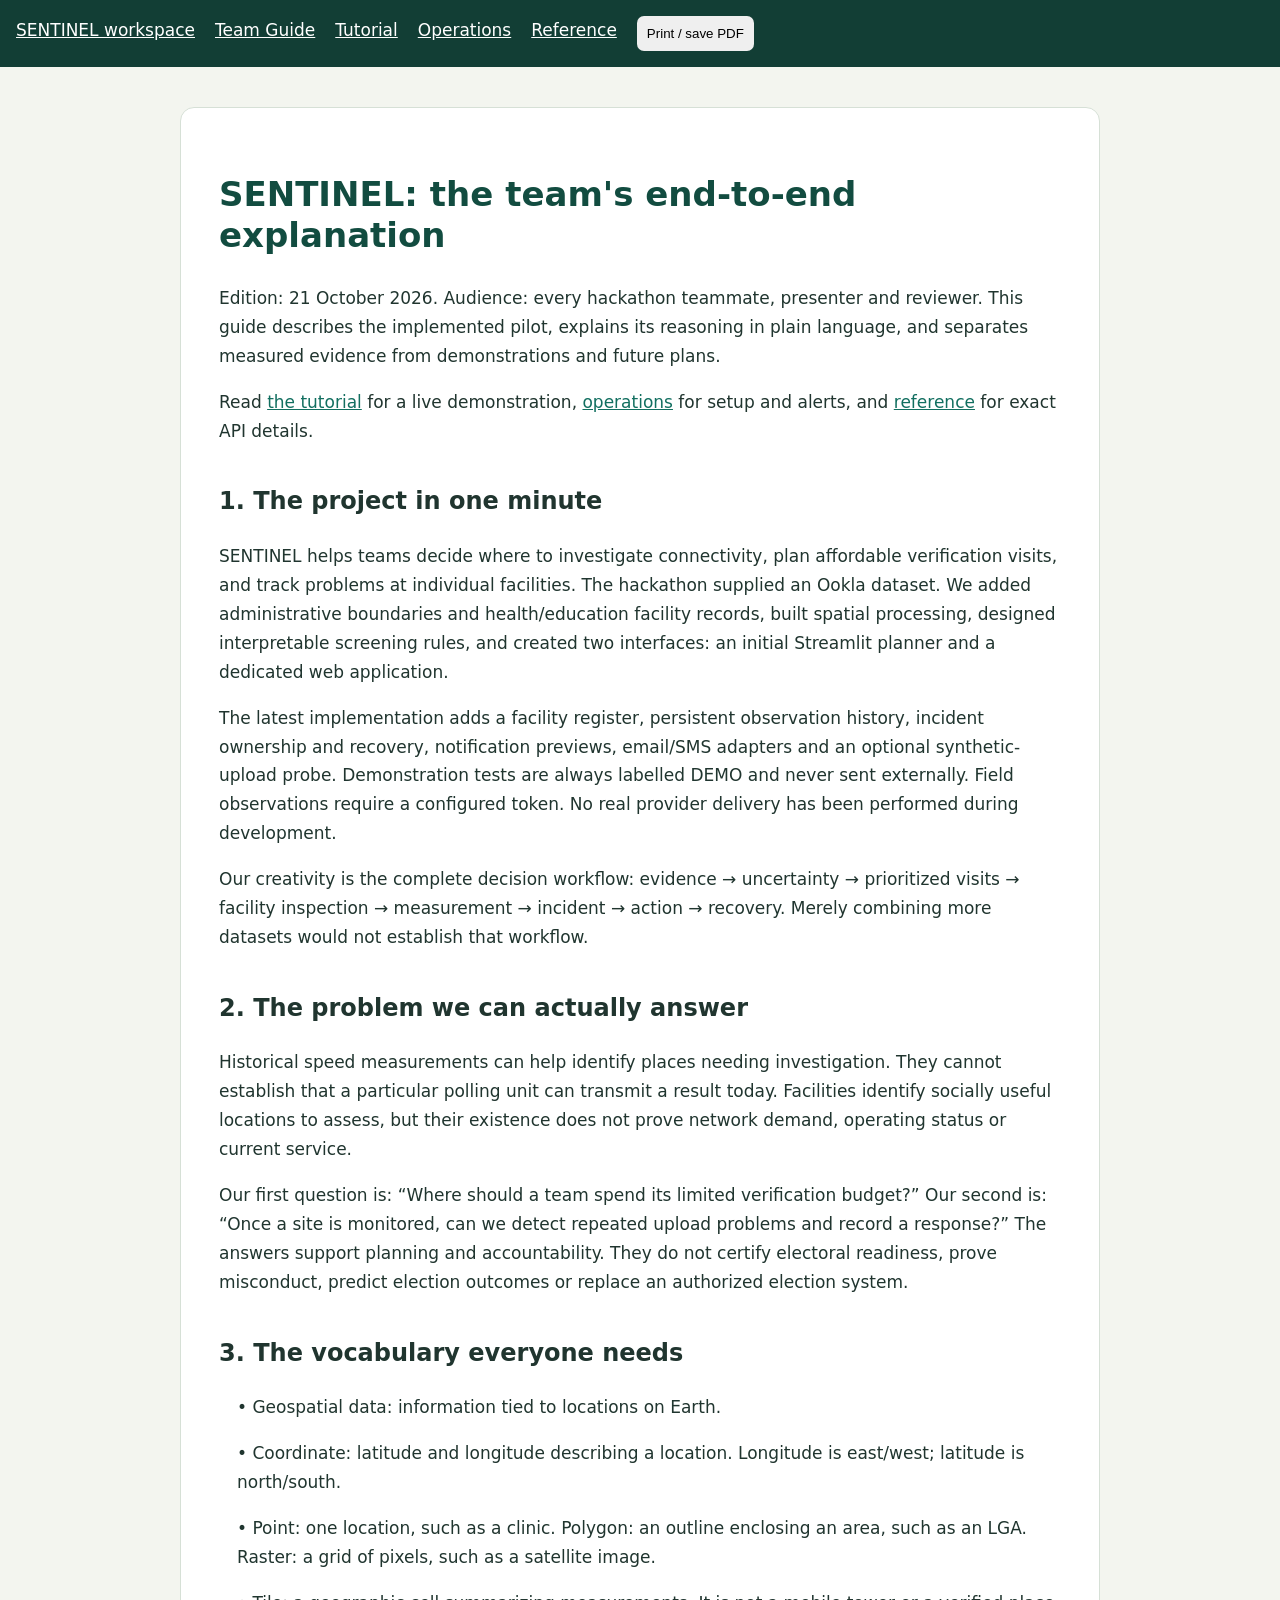
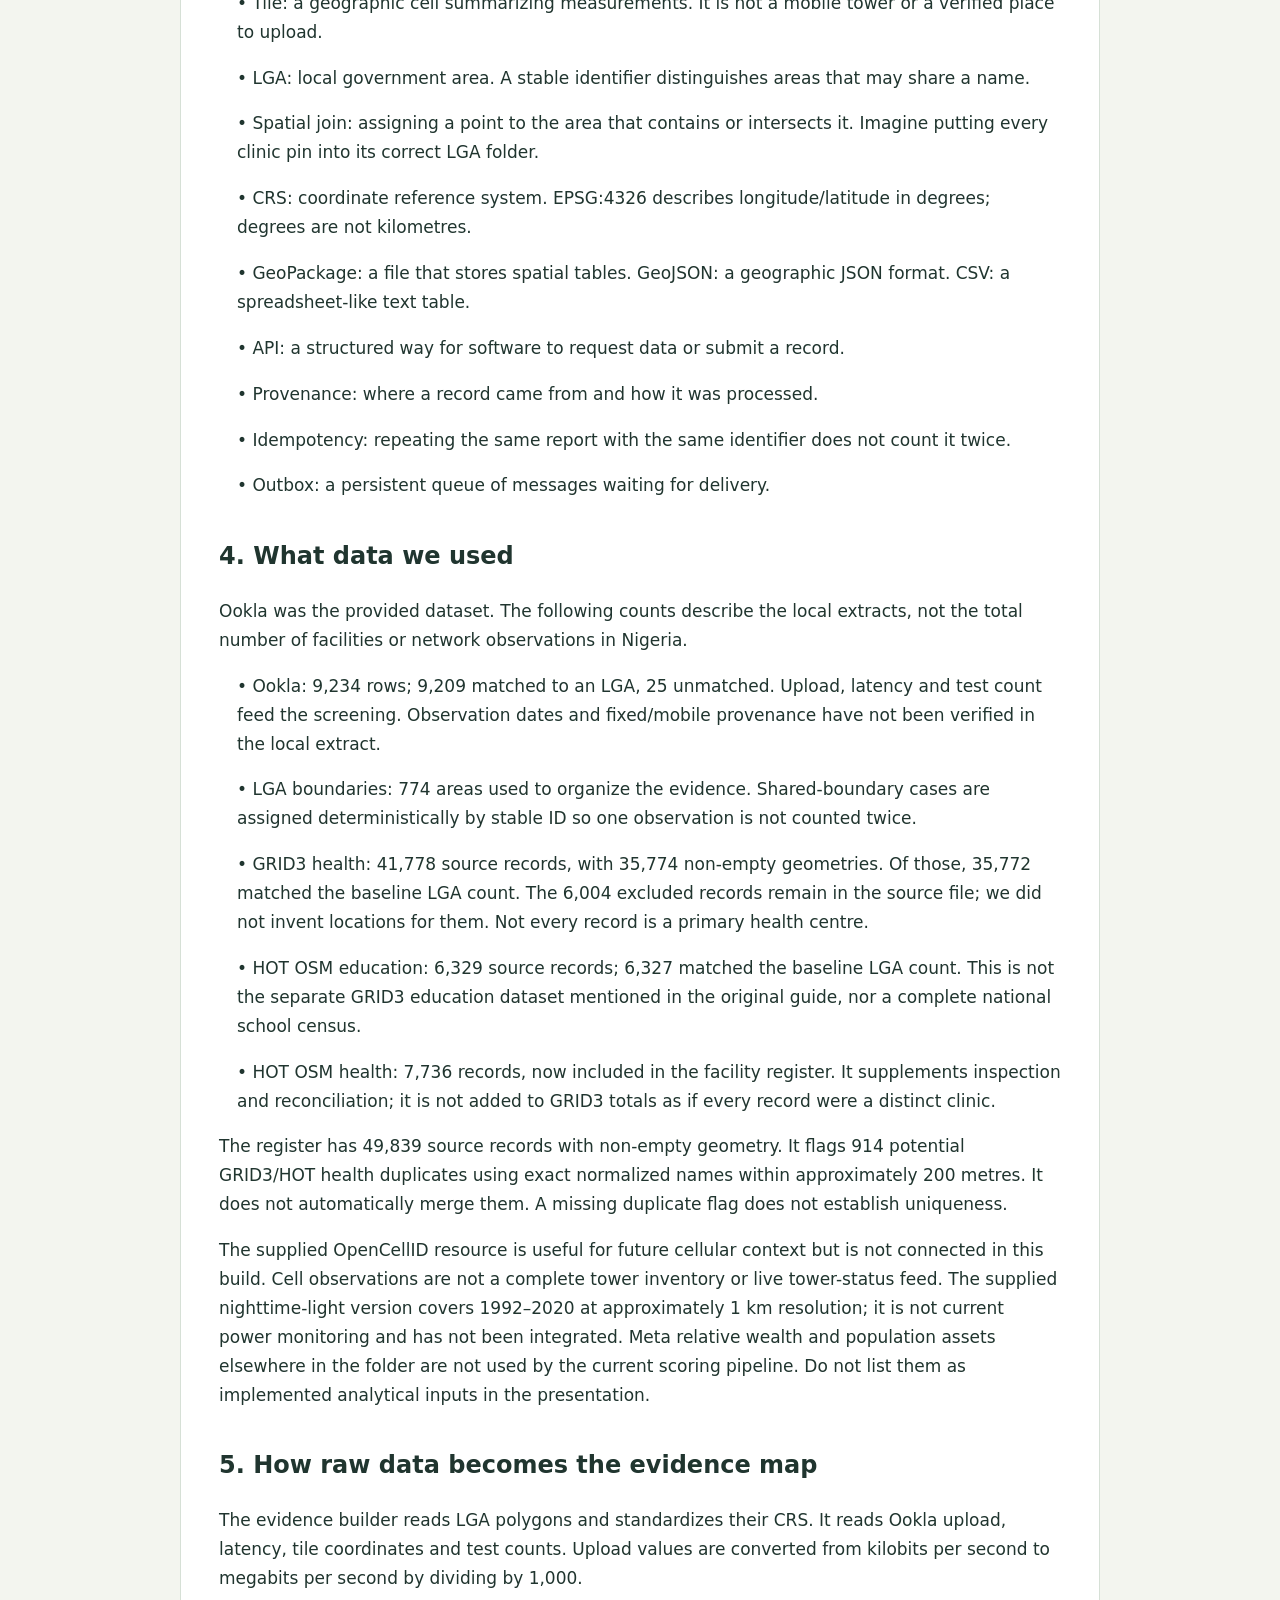
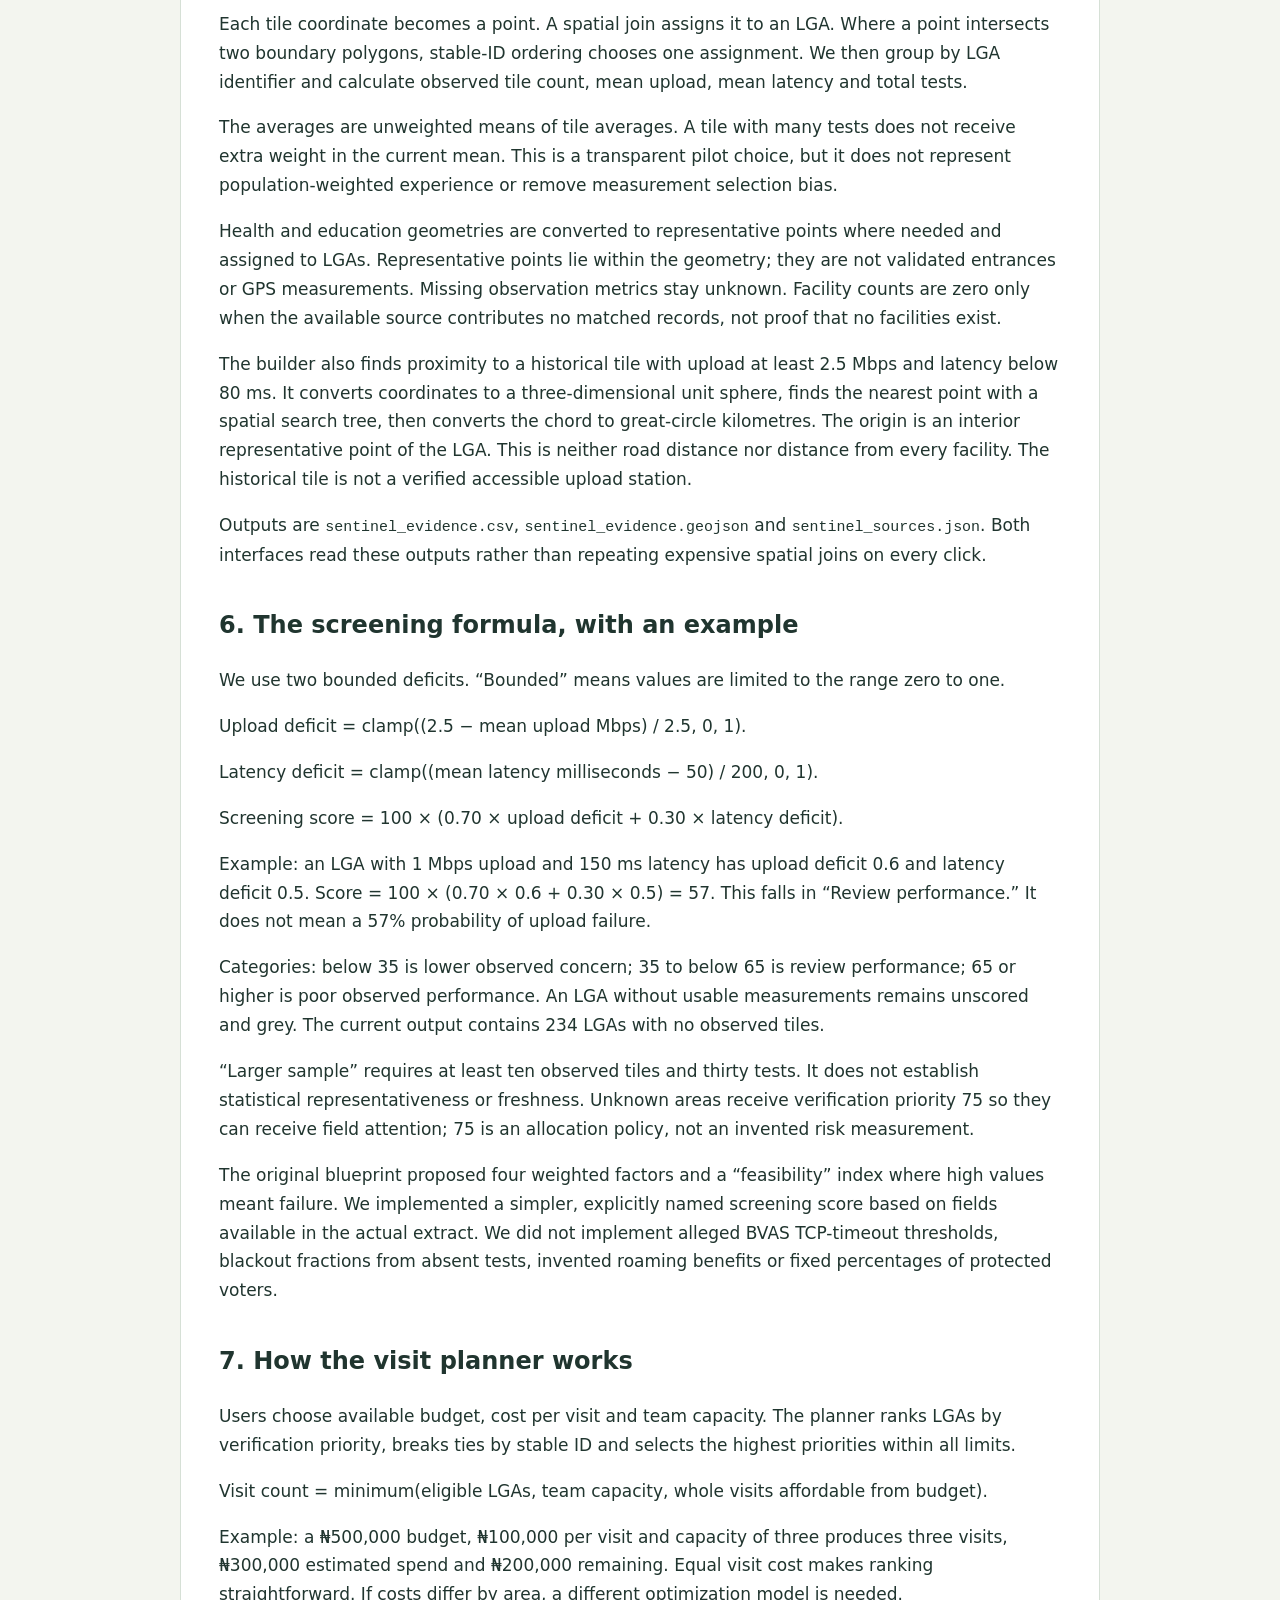
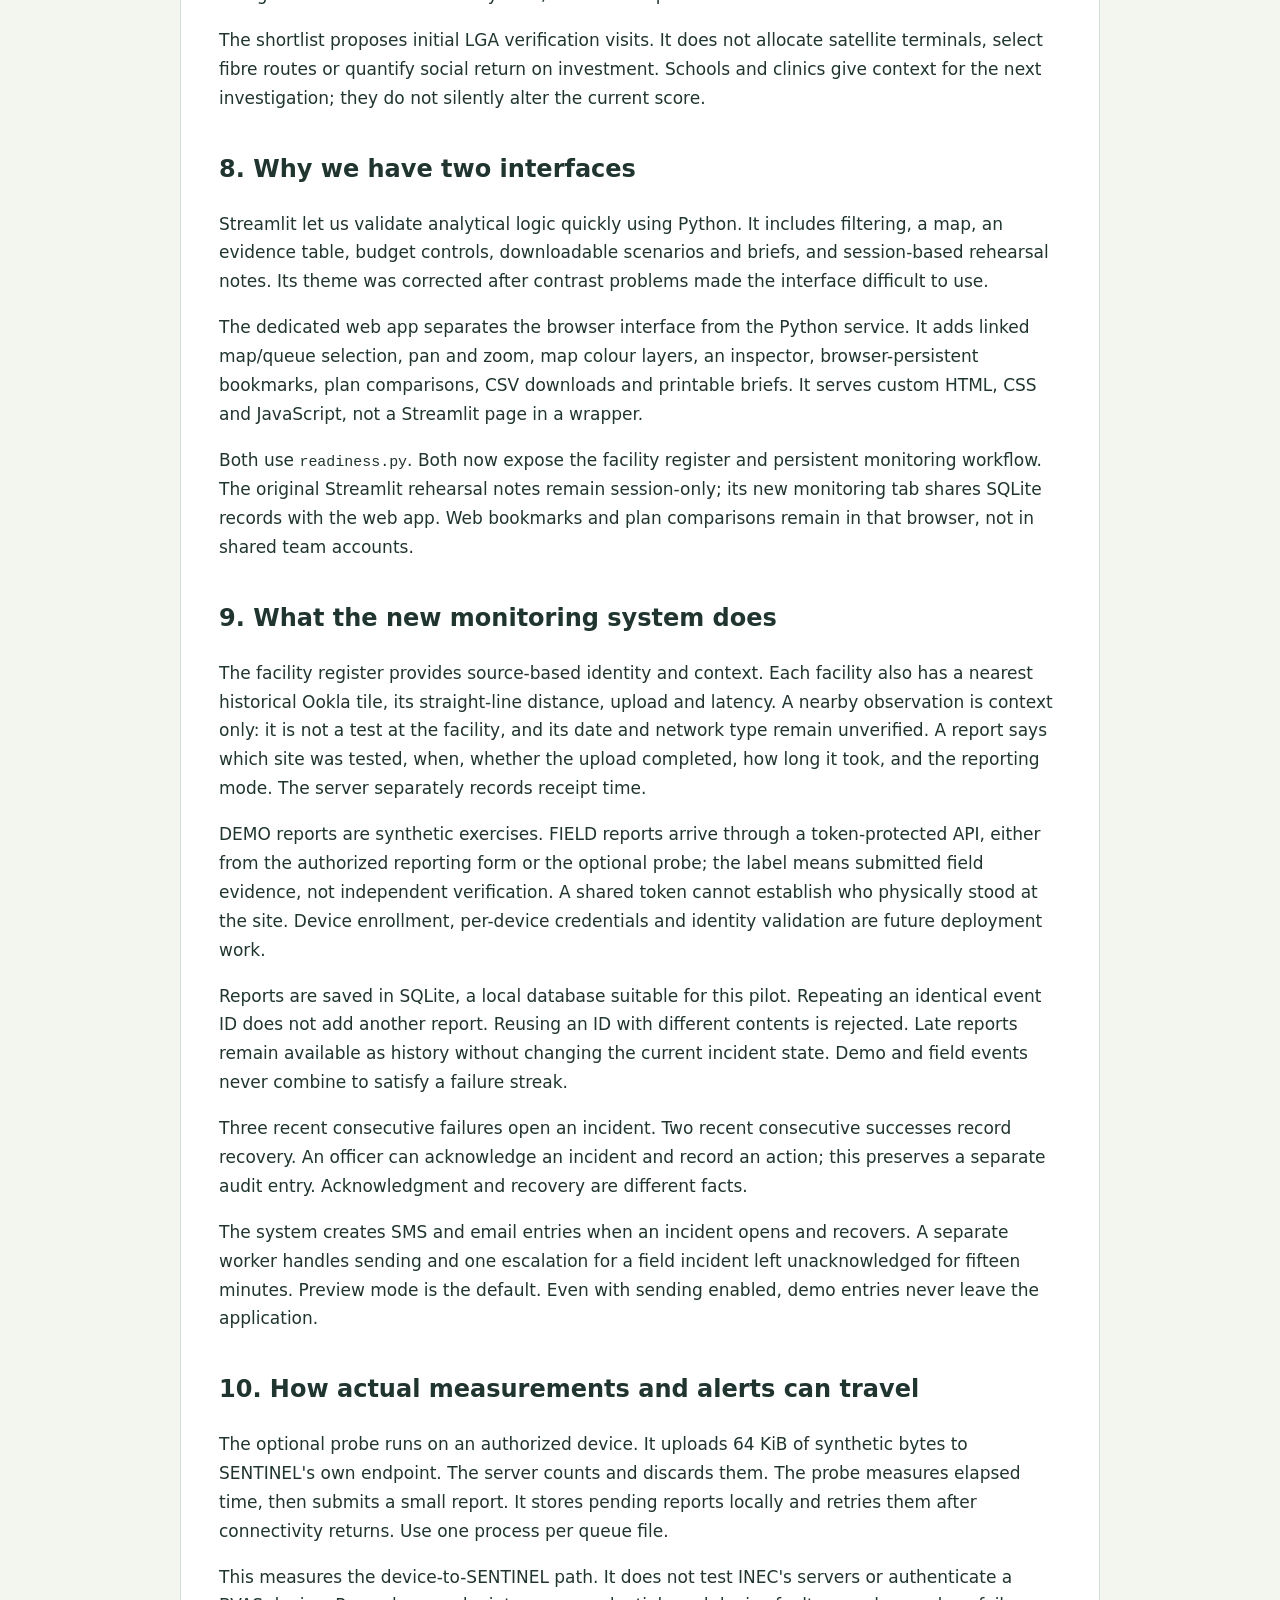
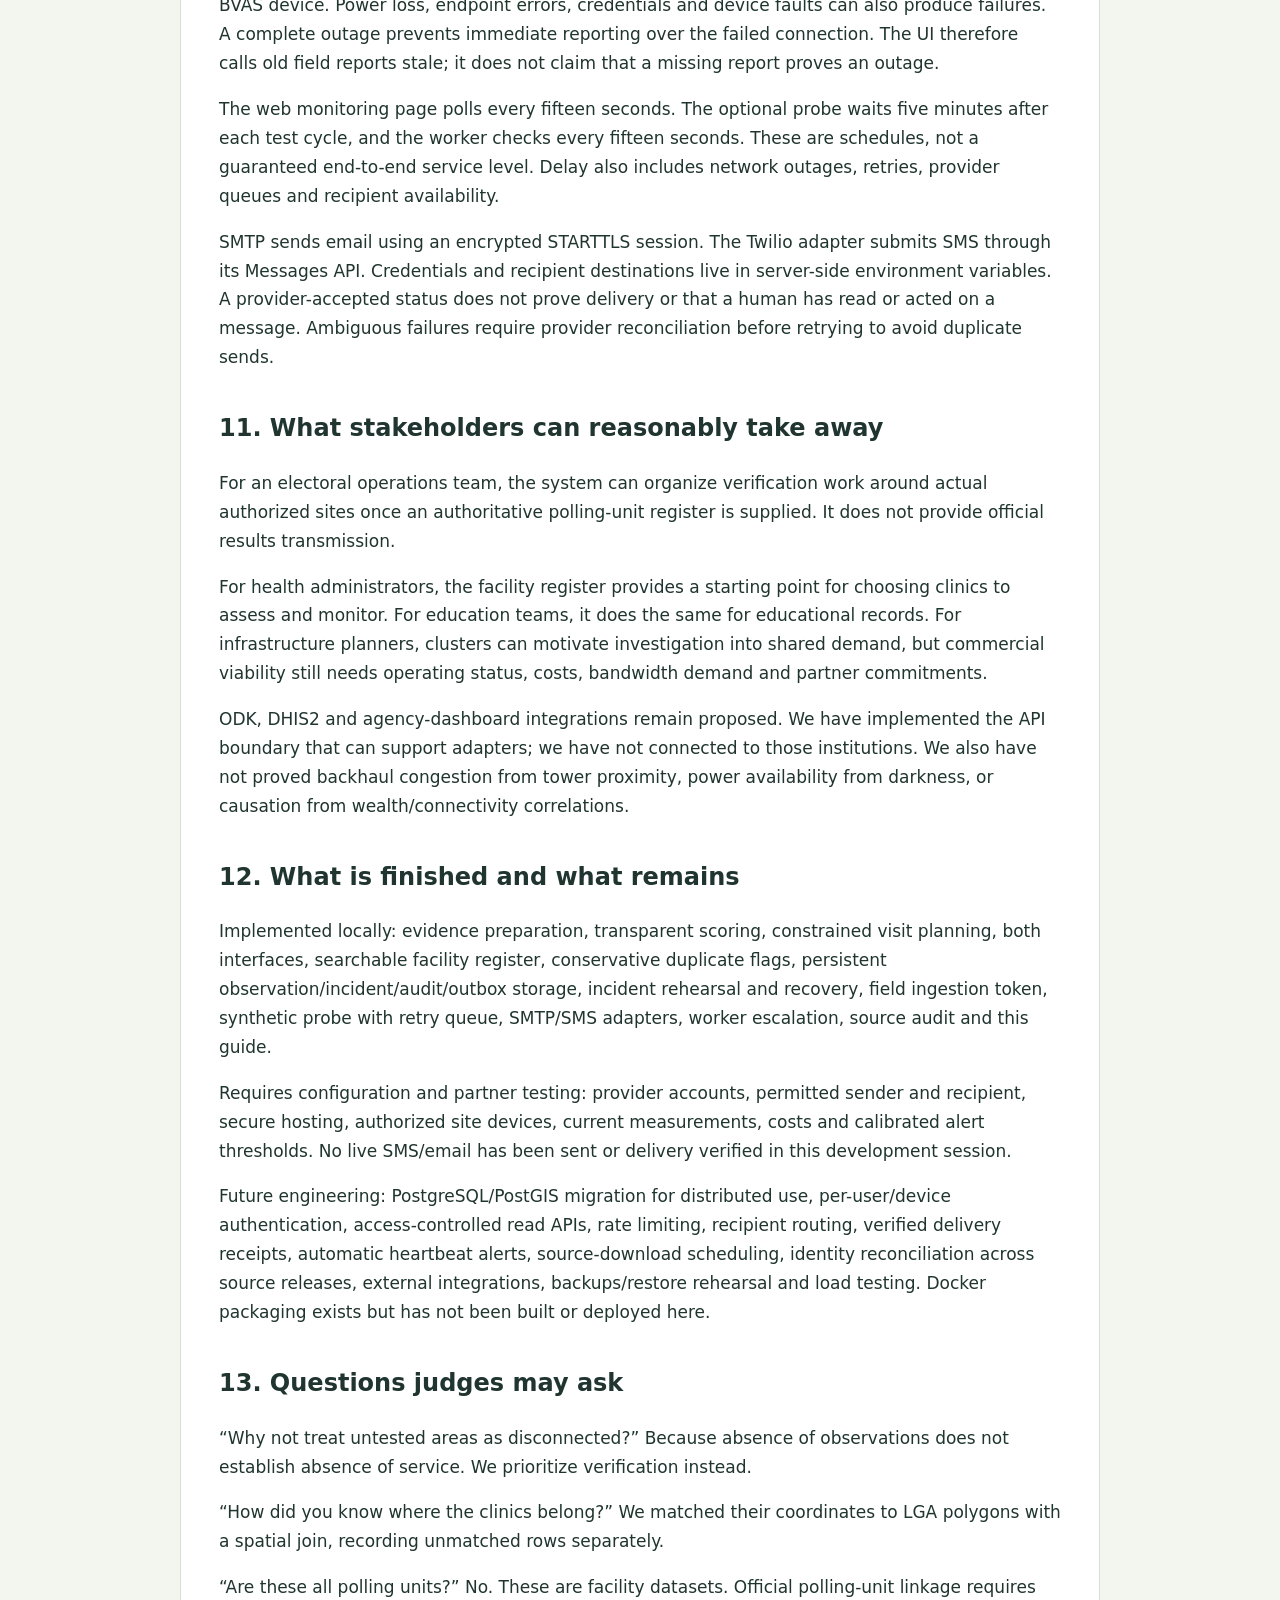
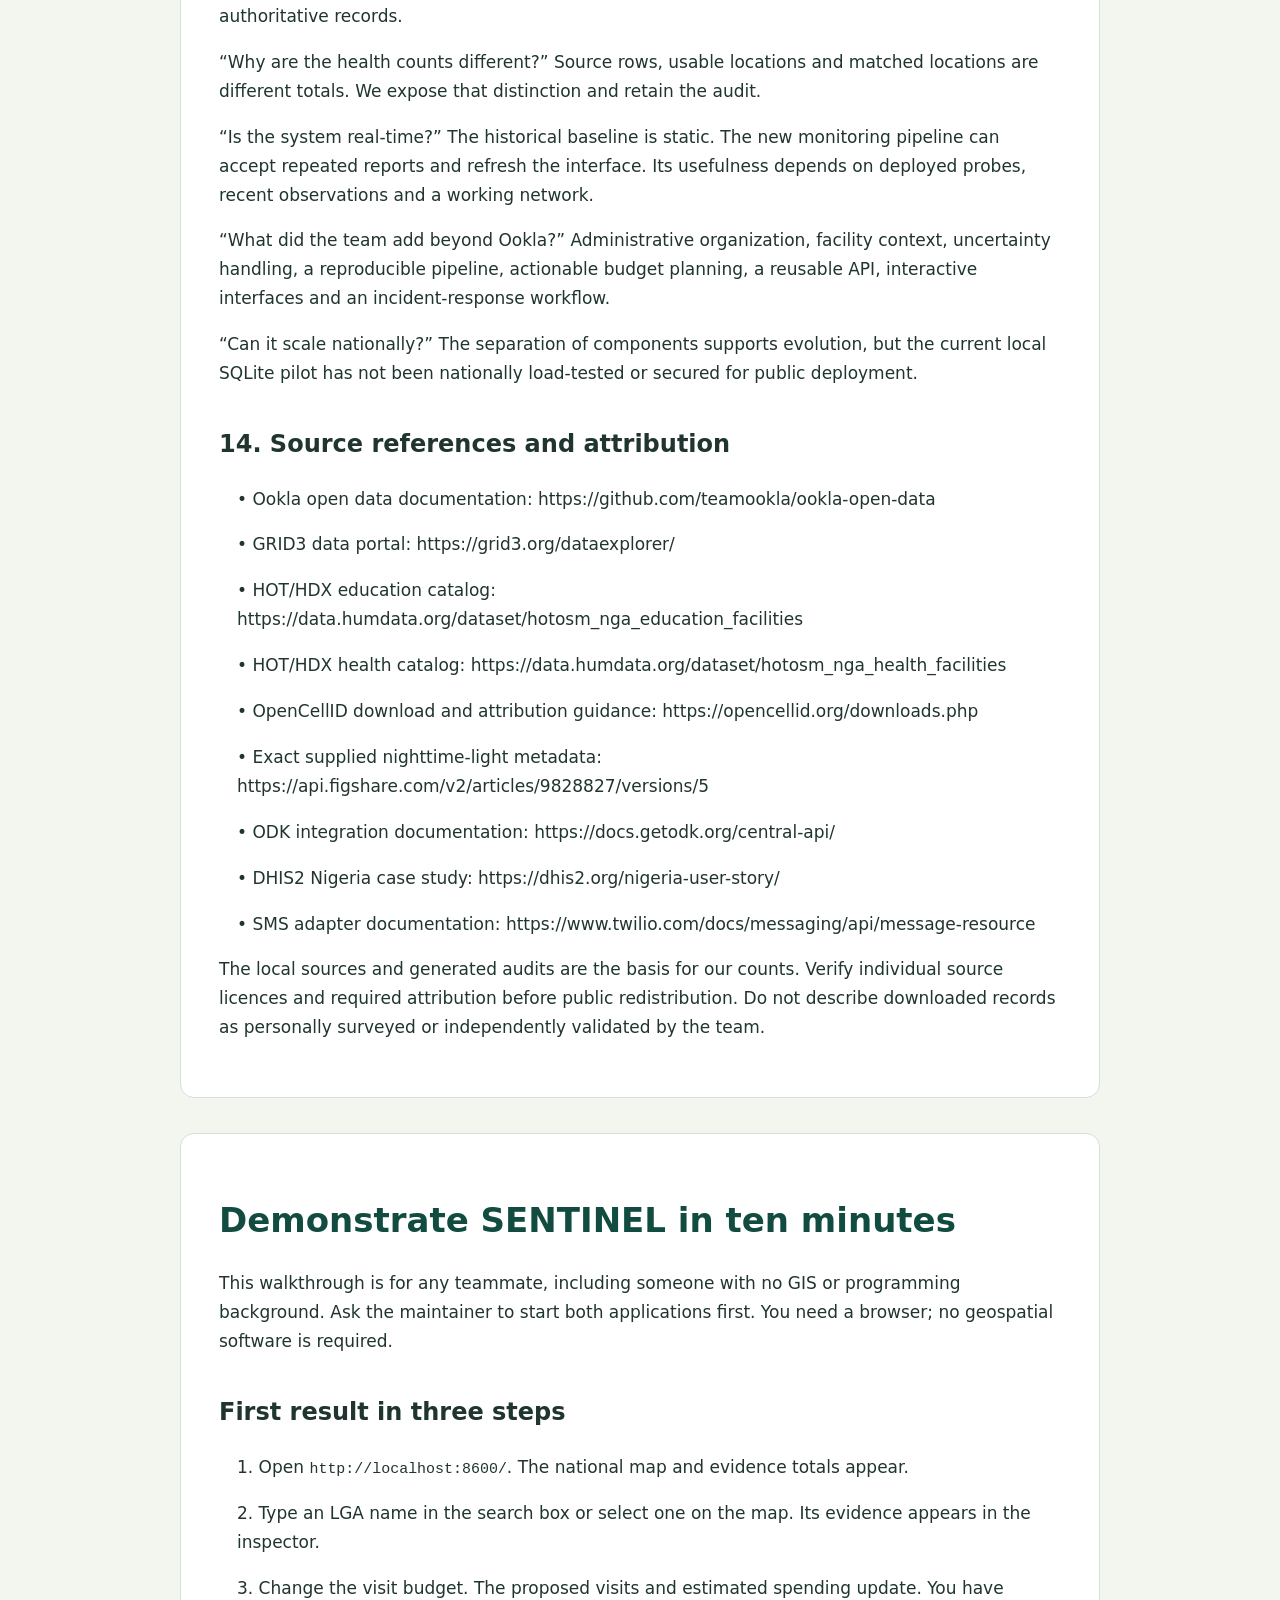
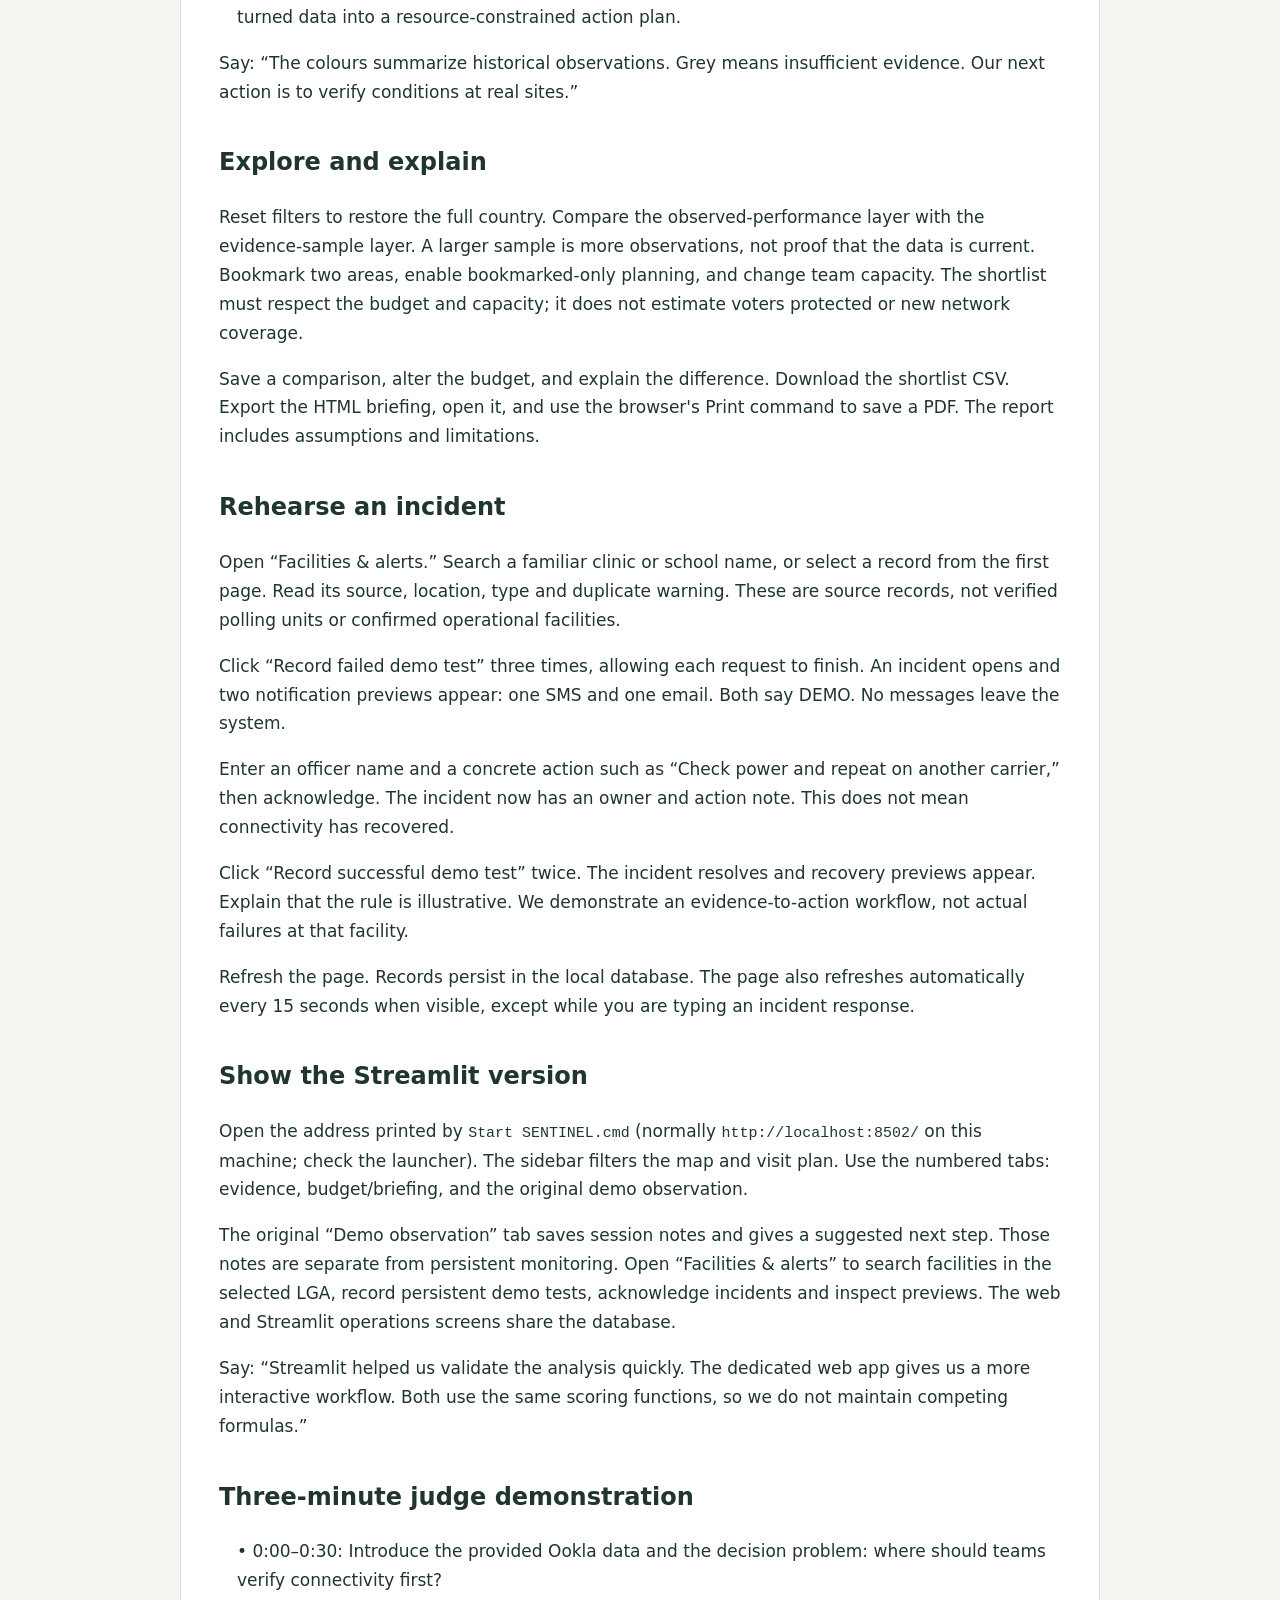
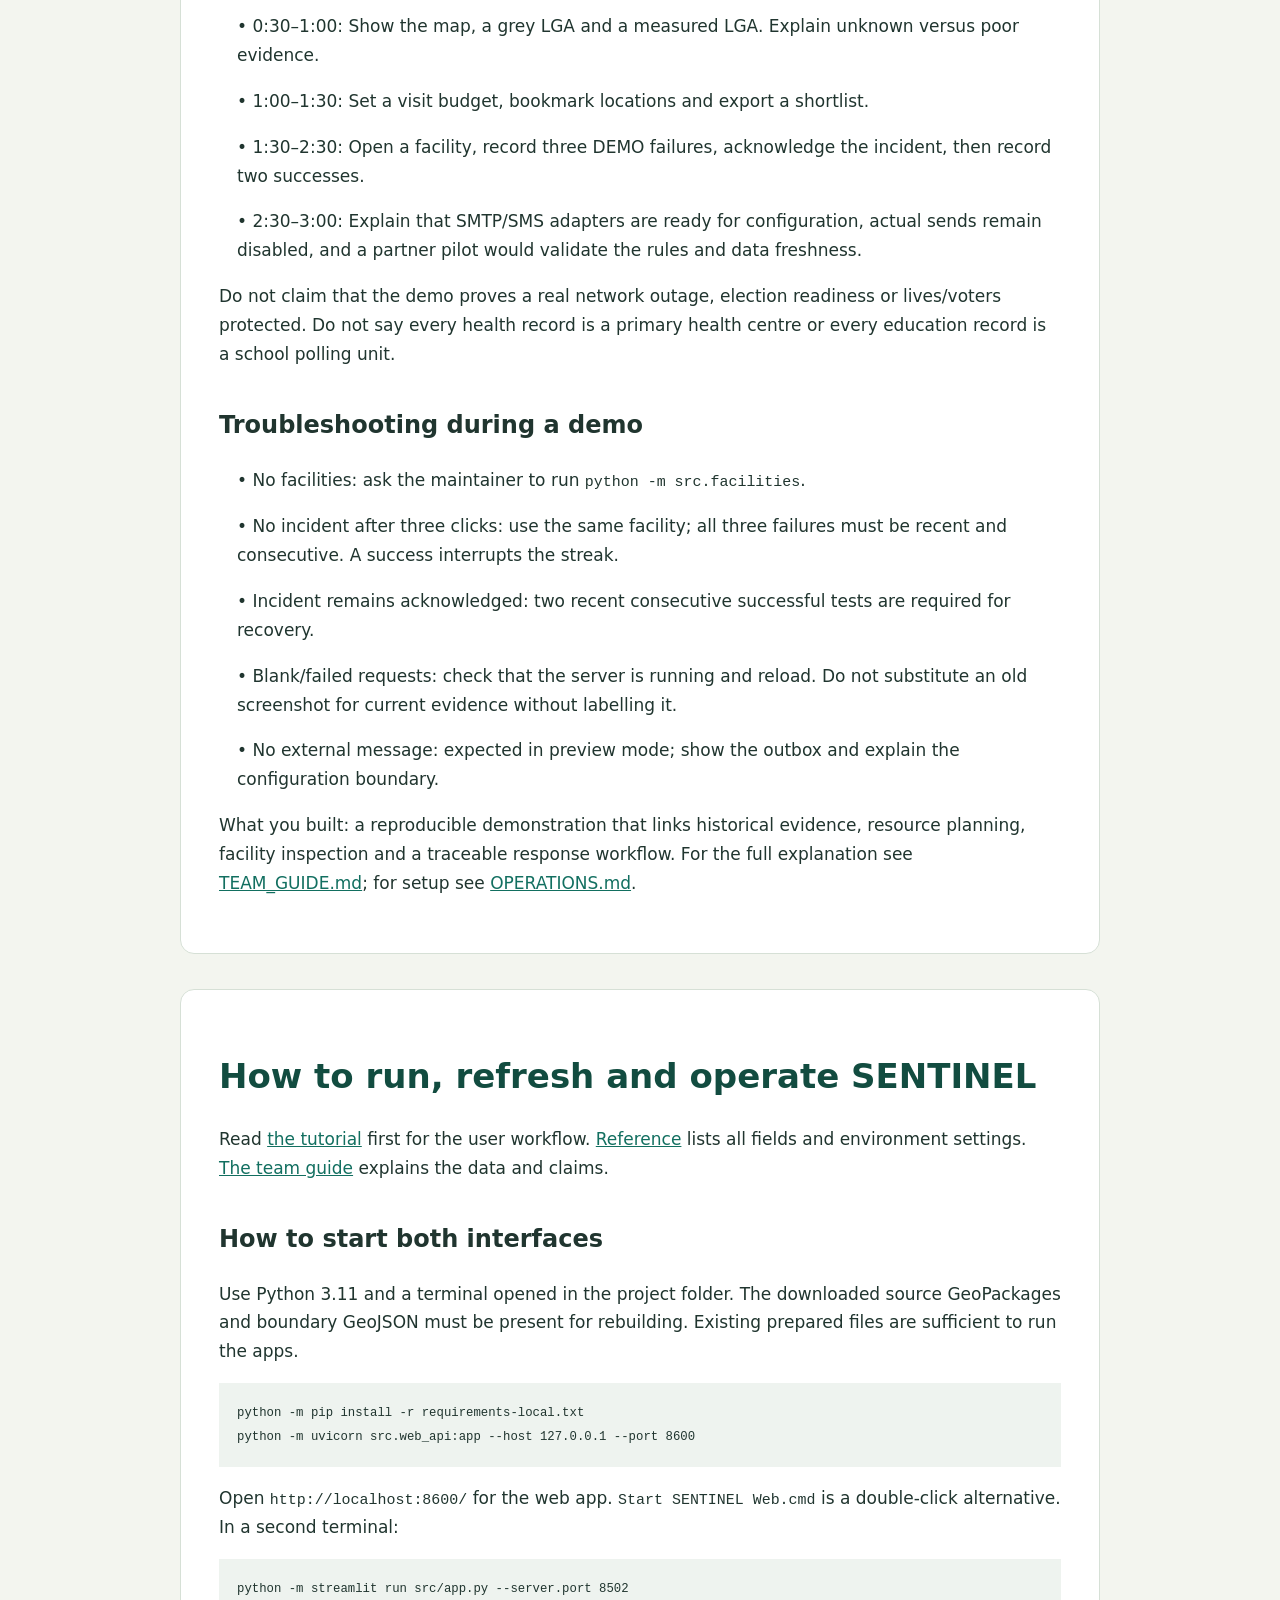
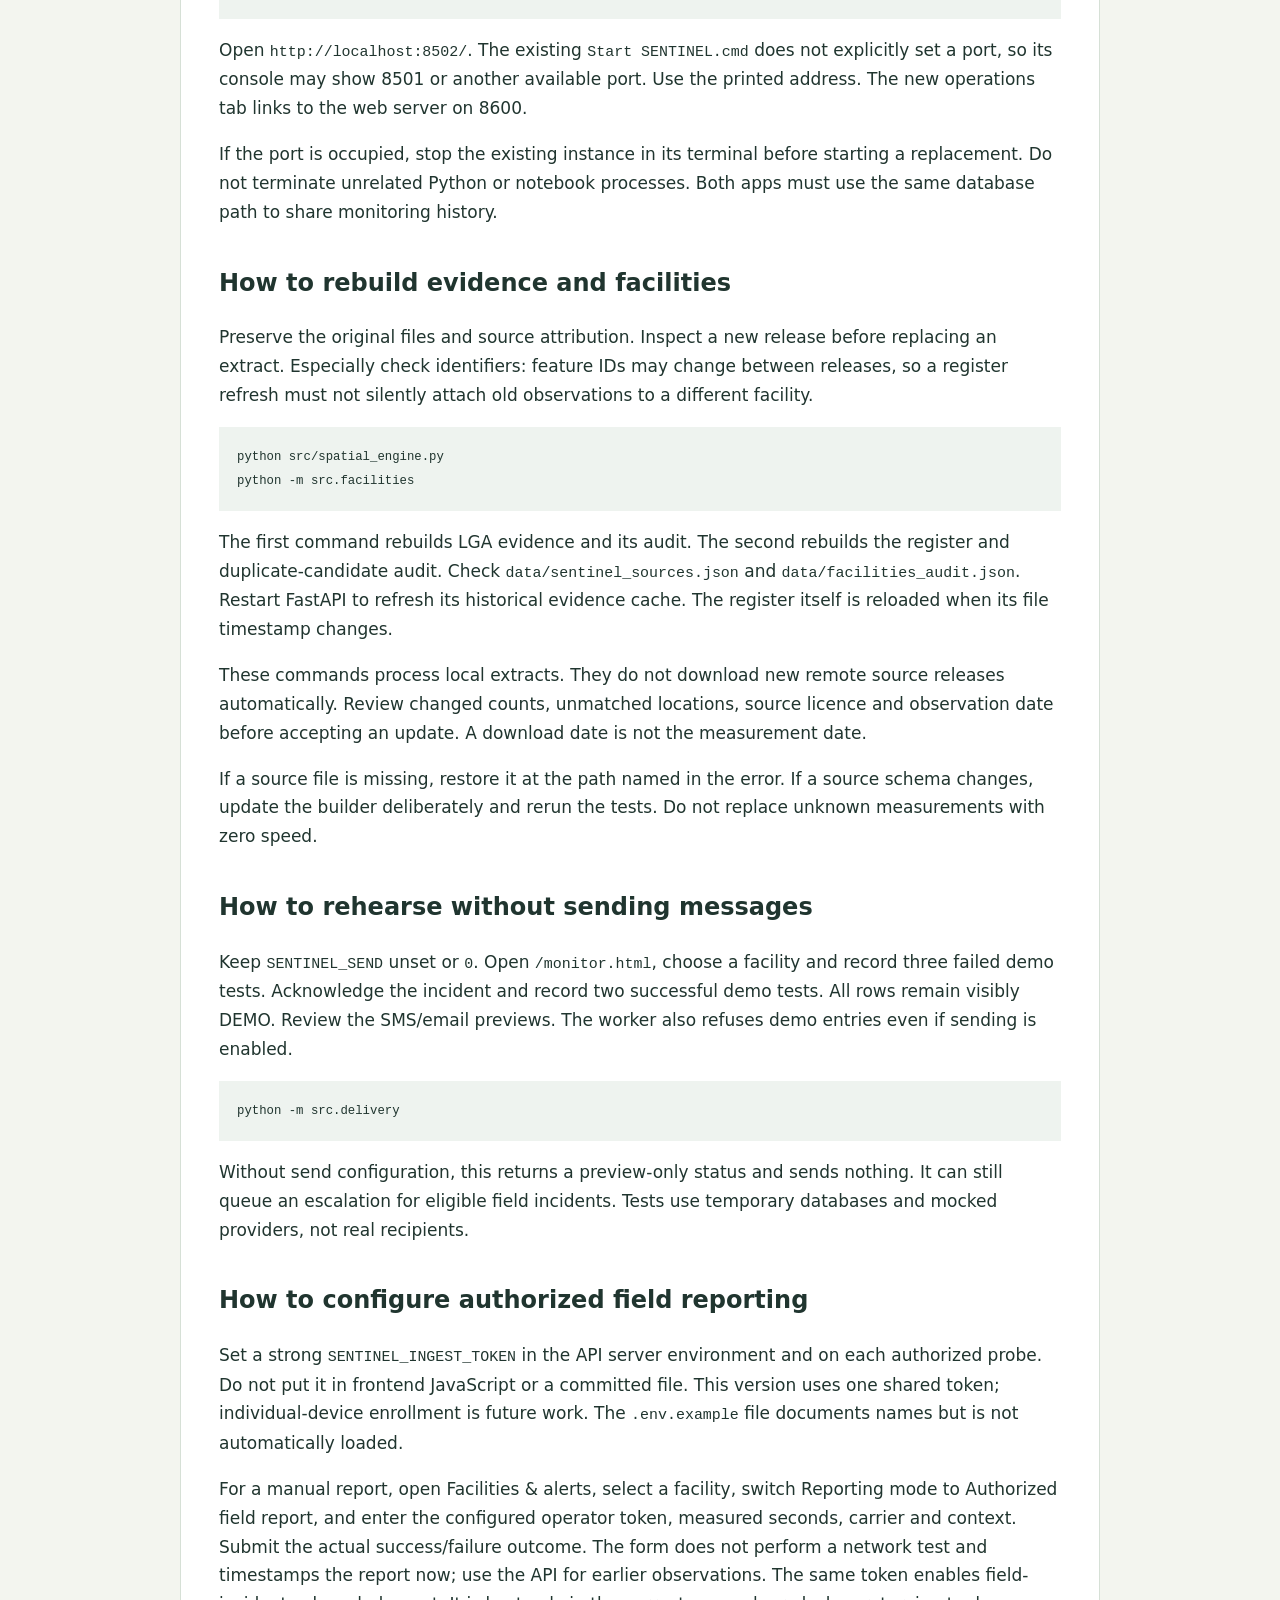
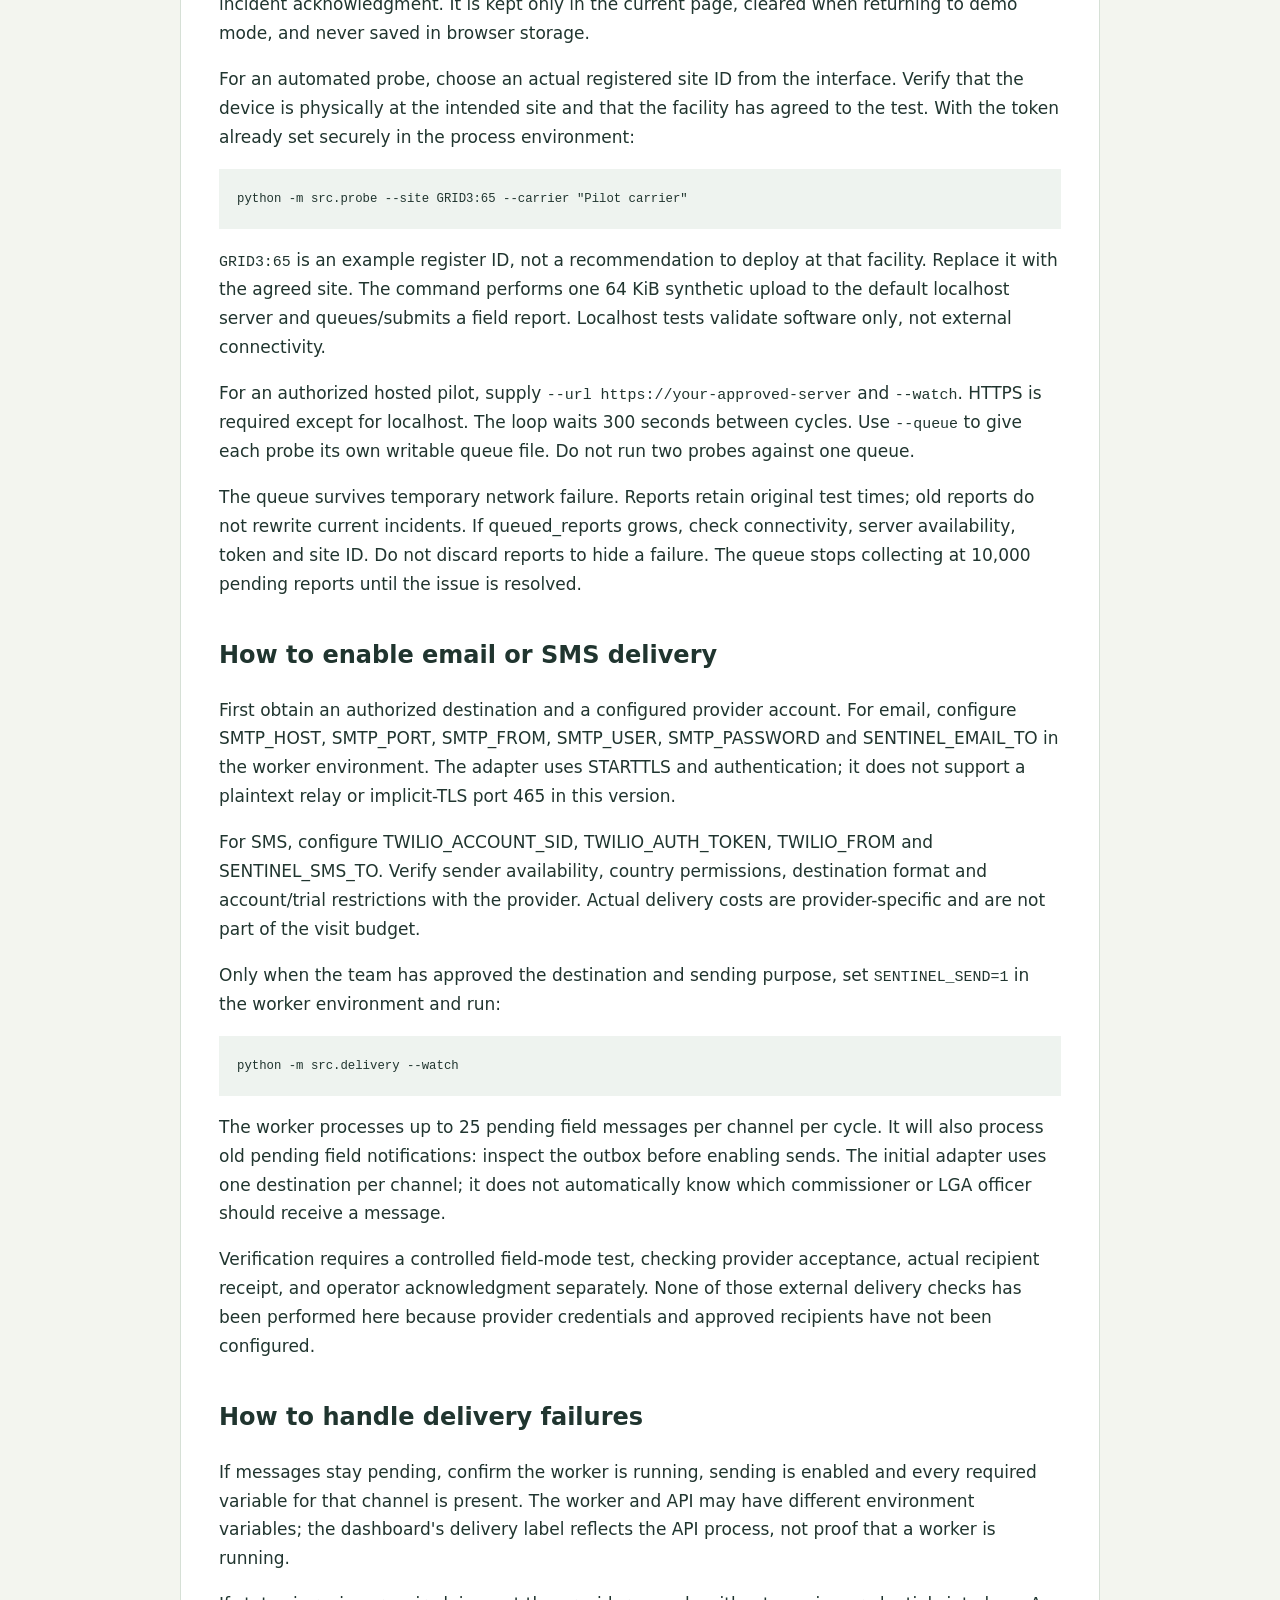
<file: web/guide.html>
<!doctype html><html lang="en"><head><meta charset="utf-8"><meta name="viewport" content="width=device-width,initial-scale=1"><title>SENTINEL team handbook</title><style>
    body{font:17px/1.7 system-ui,sans-serif;color:#20352f;background:#f3f5ef;margin:0}main{max-width:920px;margin:auto;padding:40px}nav{position:sticky;top:0;background:#123e35;color:white;padding:16px;display:flex;gap:20px;flex-wrap:wrap}nav a{color:white}h1{font-size:34px;line-height:1.2;color:#124c40}h2{font-size:24px;margin-top:36px}section{background:white;padding:38px;margin-bottom:35px;border:1px solid #d6e0d6;border-radius:14px;scroll-margin-top:90px}a{color:#126f60}pre{white-space:pre-wrap;overflow-wrap:anywhere;background:#eef3ef;padding:18px;font-size:14px}code{font-size:.88em;overflow-wrap:anywhere}.bullet{padding-left:18px}button{padding:10px;border:0;border-radius:7px;cursor:pointer}@media(max-width:650px){main{padding:12px}section{padding:20px}h1{font-size:28px}}@media print{@page{size:A4;margin:18mm}body{background:white;font-size:11pt;line-height:1.5}nav{display:none}main{padding:0;max-width:none}section{border:0;padding:0;border-radius:0;break-before:page}h1,h2,h3{break-after:avoid}pre{break-inside:avoid}a{color:inherit;text-decoration:none}}
    </style></head><body><nav><a href="/">SENTINEL workspace</a><a href="#team_guide">Team Guide</a><a href="#tutorial">Tutorial</a><a href="#operations">Operations</a><a href="#reference">Reference</a><button onclick="window.print()">Print / save PDF</button></nav><main><section id="team_guide"><h1>SENTINEL: the team&#x27;s end-to-end explanation</h1><p>Edition: 21 October 2026. Audience: every hackathon teammate, presenter and reviewer. This guide describes the implemented pilot, explains its reasoning in plain language, and separates measured evidence from demonstrations and future plans.</p><p>Read <a href="#tutorial">the tutorial</a> for a live demonstration, <a href="#operations">operations</a> for setup and alerts, and <a href="#reference">reference</a> for exact API details.</p><h2>1. The project in one minute</h2><p>SENTINEL helps teams decide where to investigate connectivity, plan affordable verification visits, and track problems at individual facilities. The hackathon supplied an Ookla dataset. We added administrative boundaries and health/education facility records, built spatial processing, designed interpretable screening rules, and created two interfaces: an initial Streamlit planner and a dedicated web application.</p><p>The latest implementation adds a facility register, persistent observation history, incident ownership and recovery, notification previews, email/SMS adapters and an optional synthetic-upload probe. Demonstration tests are always labelled DEMO and never sent externally. Field observations require a configured token. No real provider delivery has been performed during development.</p><p>Our creativity is the complete decision workflow: evidence → uncertainty → prioritized visits → facility inspection → measurement → incident → action → recovery. Merely combining more datasets would not establish that workflow.</p><h2>2. The problem we can actually answer</h2><p>Historical speed measurements can help identify places needing investigation. They cannot establish that a particular polling unit can transmit a result today. Facilities identify socially useful locations to assess, but their existence does not prove network demand, operating status or current service.</p><p>Our first question is: “Where should a team spend its limited verification budget?” Our second is: “Once a site is monitored, can we detect repeated upload problems and record a response?” The answers support planning and accountability. They do not certify electoral readiness, prove misconduct, predict election outcomes or replace an authorized election system.</p><h2>3. The vocabulary everyone needs</h2><p class="bullet">• Geospatial data: information tied to locations on Earth.</p><p class="bullet">• Coordinate: latitude and longitude describing a location. Longitude is east/west; latitude is north/south.</p><p class="bullet">• Point: one location, such as a clinic. Polygon: an outline enclosing an area, such as an LGA. Raster: a grid of pixels, such as a satellite image.</p><p class="bullet">• Tile: a geographic cell summarizing measurements. It is not a mobile tower or a verified place to upload.</p><p class="bullet">• LGA: local government area. A stable identifier distinguishes areas that may share a name.</p><p class="bullet">• Spatial join: assigning a point to the area that contains or intersects it. Imagine putting every clinic pin into its correct LGA folder.</p><p class="bullet">• CRS: coordinate reference system. EPSG:4326 describes longitude/latitude in degrees; degrees are not kilometres.</p><p class="bullet">• GeoPackage: a file that stores spatial tables. GeoJSON: a geographic JSON format. CSV: a spreadsheet-like text table.</p><p class="bullet">• API: a structured way for software to request data or submit a record.</p><p class="bullet">• Provenance: where a record came from and how it was processed.</p><p class="bullet">• Idempotency: repeating the same report with the same identifier does not count it twice.</p><p class="bullet">• Outbox: a persistent queue of messages waiting for delivery.</p><h2>4. What data we used</h2><p>Ookla was the provided dataset. The following counts describe the local extracts, not the total number of facilities or network observations in Nigeria.</p><p class="bullet">• Ookla: 9,234 rows; 9,209 matched to an LGA, 25 unmatched. Upload, latency and test count feed the screening. Observation dates and fixed/mobile provenance have not been verified in the local extract.</p><p class="bullet">• LGA boundaries: 774 areas used to organize the evidence. Shared-boundary cases are assigned deterministically by stable ID so one observation is not counted twice.</p><p class="bullet">• GRID3 health: 41,778 source records, with 35,774 non-empty geometries. Of those, 35,772 matched the baseline LGA count. The 6,004 excluded records remain in the source file; we did not invent locations for them. Not every record is a primary health centre.</p><p class="bullet">• HOT OSM education: 6,329 source records; 6,327 matched the baseline LGA count. This is not the separate GRID3 education dataset mentioned in the original guide, nor a complete national school census.</p><p class="bullet">• HOT OSM health: 7,736 records, now included in the facility register. It supplements inspection and reconciliation; it is not added to GRID3 totals as if every record were a distinct clinic.</p><p>The register has 49,839 source records with non-empty geometry. It flags 914 potential GRID3/HOT health duplicates using exact normalized names within approximately 200 metres. It does not automatically merge them. A missing duplicate flag does not establish uniqueness.</p><p>The supplied OpenCellID resource is useful for future cellular context but is not connected in this build. Cell observations are not a complete tower inventory or live tower-status feed. The supplied nighttime-light version covers 1992–2020 at approximately 1 km resolution; it is not current power monitoring and has not been integrated. Meta relative wealth and population assets elsewhere in the folder are not used by the current scoring pipeline. Do not list them as implemented analytical inputs in the presentation.</p><h2>5. How raw data becomes the evidence map</h2><p>The evidence builder reads LGA polygons and standardizes their CRS. It reads Ookla upload, latency, tile coordinates and test counts. Upload values are converted from kilobits per second to megabits per second by dividing by 1,000.</p><p>Each tile coordinate becomes a point. A spatial join assigns it to an LGA. Where a point intersects two boundary polygons, stable-ID ordering chooses one assignment. We then group by LGA identifier and calculate observed tile count, mean upload, mean latency and total tests.</p><p>The averages are unweighted means of tile averages. A tile with many tests does not receive extra weight in the current mean. This is a transparent pilot choice, but it does not represent population-weighted experience or remove measurement selection bias.</p><p>Health and education geometries are converted to representative points where needed and assigned to LGAs. Representative points lie within the geometry; they are not validated entrances or GPS measurements. Missing observation metrics stay unknown. Facility counts are zero only when the available source contributes no matched records, not proof that no facilities exist.</p><p>The builder also finds proximity to a historical tile with upload at least 2.5 Mbps and latency below 80 ms. It converts coordinates to a three-dimensional unit sphere, finds the nearest point with a spatial search tree, then converts the chord to great-circle kilometres. The origin is an interior representative point of the LGA. This is neither road distance nor distance from every facility. The historical tile is not a verified accessible upload station.</p><p>Outputs are <code>sentinel_evidence.csv</code>, <code>sentinel_evidence.geojson</code> and <code>sentinel_sources.json</code>. Both interfaces read these outputs rather than repeating expensive spatial joins on every click.</p><h2>6. The screening formula, with an example</h2><p>We use two bounded deficits. “Bounded” means values are limited to the range zero to one.</p><p>Upload deficit = clamp((2.5 − mean upload Mbps) / 2.5, 0, 1).</p><p>Latency deficit = clamp((mean latency milliseconds − 50) / 200, 0, 1).</p><p>Screening score = 100 × (0.70 × upload deficit + 0.30 × latency deficit).</p><p>Example: an LGA with 1 Mbps upload and 150 ms latency has upload deficit 0.6 and latency deficit 0.5. Score = 100 × (0.70 × 0.6 + 0.30 × 0.5) = 57. This falls in “Review performance.” It does not mean a 57% probability of upload failure.</p><p>Categories: below 35 is lower observed concern; 35 to below 65 is review performance; 65 or higher is poor observed performance. An LGA without usable measurements remains unscored and grey. The current output contains 234 LGAs with no observed tiles.</p><p>“Larger sample” requires at least ten observed tiles and thirty tests. It does not establish statistical representativeness or freshness. Unknown areas receive verification priority 75 so they can receive field attention; 75 is an allocation policy, not an invented risk measurement.</p><p>The original blueprint proposed four weighted factors and a “feasibility” index where high values meant failure. We implemented a simpler, explicitly named screening score based on fields available in the actual extract. We did not implement alleged BVAS TCP-timeout thresholds, blackout fractions from absent tests, invented roaming benefits or fixed percentages of protected voters.</p><h2>7. How the visit planner works</h2><p>Users choose available budget, cost per visit and team capacity. The planner ranks LGAs by verification priority, breaks ties by stable ID and selects the highest priorities within all limits.</p><p>Visit count = minimum(eligible LGAs, team capacity, whole visits affordable from budget).</p><p>Example: a ₦500,000 budget, ₦100,000 per visit and capacity of three produces three visits, ₦300,000 estimated spend and ₦200,000 remaining. Equal visit cost makes ranking straightforward. If costs differ by area, a different optimization model is needed.</p><p>The shortlist proposes initial LGA verification visits. It does not allocate satellite terminals, select fibre routes or quantify social return on investment. Schools and clinics give context for the next investigation; they do not silently alter the current score.</p><h2>8. Why we have two interfaces</h2><p>Streamlit let us validate analytical logic quickly using Python. It includes filtering, a map, an evidence table, budget controls, downloadable scenarios and briefs, and session-based rehearsal notes. Its theme was corrected after contrast problems made the interface difficult to use.</p><p>The dedicated web app separates the browser interface from the Python service. It adds linked map/queue selection, pan and zoom, map colour layers, an inspector, browser-persistent bookmarks, plan comparisons, CSV downloads and printable briefs. It serves custom HTML, CSS and JavaScript, not a Streamlit page in a wrapper.</p><p>Both use <code>readiness.py</code>. Both now expose the facility register and persistent monitoring workflow. The original Streamlit rehearsal notes remain session-only; its new monitoring tab shares SQLite records with the web app. Web bookmarks and plan comparisons remain in that browser, not in shared team accounts.</p><h2>9. What the new monitoring system does</h2><p>The facility register provides source-based identity and context. Each facility also has a nearest historical Ookla tile, its straight-line distance, upload and latency. A nearby observation is context only: it is not a test at the facility, and its date and network type remain unverified. A report says which site was tested, when, whether the upload completed, how long it took, and the reporting mode. The server separately records receipt time.</p><p>DEMO reports are synthetic exercises. FIELD reports arrive through a token-protected API, either from the authorized reporting form or the optional probe; the label means submitted field evidence, not independent verification. A shared token cannot establish who physically stood at the site. Device enrollment, per-device credentials and identity validation are future deployment work.</p><p>Reports are saved in SQLite, a local database suitable for this pilot. Repeating an identical event ID does not add another report. Reusing an ID with different contents is rejected. Late reports remain available as history without changing the current incident state. Demo and field events never combine to satisfy a failure streak.</p><p>Three recent consecutive failures open an incident. Two recent consecutive successes record recovery. An officer can acknowledge an incident and record an action; this preserves a separate audit entry. Acknowledgment and recovery are different facts.</p><p>The system creates SMS and email entries when an incident opens and recovers. A separate worker handles sending and one escalation for a field incident left unacknowledged for fifteen minutes. Preview mode is the default. Even with sending enabled, demo entries never leave the application.</p><h2>10. How actual measurements and alerts can travel</h2><p>The optional probe runs on an authorized device. It uploads 64 KiB of synthetic bytes to SENTINEL&#x27;s own endpoint. The server counts and discards them. The probe measures elapsed time, then submits a small report. It stores pending reports locally and retries them after connectivity returns. Use one process per queue file.</p><p>This measures the device-to-SENTINEL path. It does not test INEC&#x27;s servers or authenticate a BVAS device. Power loss, endpoint errors, credentials and device faults can also produce failures. A complete outage prevents immediate reporting over the failed connection. The UI therefore calls old field reports stale; it does not claim that a missing report proves an outage.</p><p>The web monitoring page polls every fifteen seconds. The optional probe waits five minutes after each test cycle, and the worker checks every fifteen seconds. These are schedules, not a guaranteed end-to-end service level. Delay also includes network outages, retries, provider queues and recipient availability.</p><p>SMTP sends email using an encrypted STARTTLS session. The Twilio adapter submits SMS through its Messages API. Credentials and recipient destinations live in server-side environment variables. A provider-accepted status does not prove delivery or that a human has read or acted on a message. Ambiguous failures require provider reconciliation before retrying to avoid duplicate sends.</p><h2>11. What stakeholders can reasonably take away</h2><p>For an electoral operations team, the system can organize verification work around actual authorized sites once an authoritative polling-unit register is supplied. It does not provide official results transmission.</p><p>For health administrators, the facility register provides a starting point for choosing clinics to assess and monitor. For education teams, it does the same for educational records. For infrastructure planners, clusters can motivate investigation into shared demand, but commercial viability still needs operating status, costs, bandwidth demand and partner commitments.</p><p>ODK, DHIS2 and agency-dashboard integrations remain proposed. We have implemented the API boundary that can support adapters; we have not connected to those institutions. We also have not proved backhaul congestion from tower proximity, power availability from darkness, or causation from wealth/connectivity correlations.</p><h2>12. What is finished and what remains</h2><p>Implemented locally: evidence preparation, transparent scoring, constrained visit planning, both interfaces, searchable facility register, conservative duplicate flags, persistent observation/incident/audit/outbox storage, incident rehearsal and recovery, field ingestion token, synthetic probe with retry queue, SMTP/SMS adapters, worker escalation, source audit and this guide.</p><p>Requires configuration and partner testing: provider accounts, permitted sender and recipient, secure hosting, authorized site devices, current measurements, costs and calibrated alert thresholds. No live SMS/email has been sent or delivery verified in this development session.</p><p>Future engineering: PostgreSQL/PostGIS migration for distributed use, per-user/device authentication, access-controlled read APIs, rate limiting, recipient routing, verified delivery receipts, automatic heartbeat alerts, source-download scheduling, identity reconciliation across source releases, external integrations, backups/restore rehearsal and load testing. Docker packaging exists but has not been built or deployed here.</p><h2>13. Questions judges may ask</h2><p>“Why not treat untested areas as disconnected?” Because absence of observations does not establish absence of service. We prioritize verification instead.</p><p>“How did you know where the clinics belong?” We matched their coordinates to LGA polygons with a spatial join, recording unmatched rows separately.</p><p>“Are these all polling units?” No. These are facility datasets. Official polling-unit linkage requires authoritative records.</p><p>“Why are the health counts different?” Source rows, usable locations and matched locations are different totals. We expose that distinction and retain the audit.</p><p>“Is the system real-time?” The historical baseline is static. The new monitoring pipeline can accept repeated reports and refresh the interface. Its usefulness depends on deployed probes, recent observations and a working network.</p><p>“What did the team add beyond Ookla?” Administrative organization, facility context, uncertainty handling, a reproducible pipeline, actionable budget planning, a reusable API, interactive interfaces and an incident-response workflow.</p><p>“Can it scale nationally?” The separation of components supports evolution, but the current local SQLite pilot has not been nationally load-tested or secured for public deployment.</p><h2>14. Source references and attribution</h2><p class="bullet">• Ookla open data documentation: https://github.com/teamookla/ookla-open-data</p><p class="bullet">• GRID3 data portal: https://grid3.org/dataexplorer/</p><p class="bullet">• HOT/HDX education catalog: https://data.humdata.org/dataset/hotosm_nga_education_facilities</p><p class="bullet">• HOT/HDX health catalog: https://data.humdata.org/dataset/hotosm_nga_health_facilities</p><p class="bullet">• OpenCellID download and attribution guidance: https://opencellid.org/downloads.php</p><p class="bullet">• Exact supplied nighttime-light metadata: https://api.figshare.com/v2/articles/9828827/versions/5</p><p class="bullet">• ODK integration documentation: https://docs.getodk.org/central-api/</p><p class="bullet">• DHIS2 Nigeria case study: https://dhis2.org/nigeria-user-story/</p><p class="bullet">• SMS adapter documentation: https://www.twilio.com/docs/messaging/api/message-resource</p><p>The local sources and generated audits are the basis for our counts. Verify individual source licences and required attribution before public redistribution. Do not describe downloaded records as personally surveyed or independently validated by the team.</p></section><section id="tutorial"><h1>Demonstrate SENTINEL in ten minutes</h1><p>This walkthrough is for any teammate, including someone with no GIS or programming background. Ask the maintainer to start both applications first. You need a browser; no geospatial software is required.</p><h2>First result in three steps</h2><p class="bullet">1. Open <code>http://localhost:8600/</code>. The national map and evidence totals appear.</p><p class="bullet">2. Type an LGA name in the search box or select one on the map. Its evidence appears in the inspector.</p><p class="bullet">3. Change the visit budget. The proposed visits and estimated spending update. You have turned data into a resource-constrained action plan.</p><p>Say: “The colours summarize historical observations. Grey means insufficient evidence. Our next action is to verify conditions at real sites.”</p><h2>Explore and explain</h2><p>Reset filters to restore the full country. Compare the observed-performance layer with the evidence-sample layer. A larger sample is more observations, not proof that the data is current. Bookmark two areas, enable bookmarked-only planning, and change team capacity. The shortlist must respect the budget and capacity; it does not estimate voters protected or new network coverage.</p><p>Save a comparison, alter the budget, and explain the difference. Download the shortlist CSV. Export the HTML briefing, open it, and use the browser&#x27;s Print command to save a PDF. The report includes assumptions and limitations.</p><h2>Rehearse an incident</h2><p>Open “Facilities &amp; alerts.” Search a familiar clinic or school name, or select a record from the first page. Read its source, location, type and duplicate warning. These are source records, not verified polling units or confirmed operational facilities.</p><p>Click “Record failed demo test” three times, allowing each request to finish. An incident opens and two notification previews appear: one SMS and one email. Both say DEMO. No messages leave the system.</p><p>Enter an officer name and a concrete action such as “Check power and repeat on another carrier,” then acknowledge. The incident now has an owner and action note. This does not mean connectivity has recovered.</p><p>Click “Record successful demo test” twice. The incident resolves and recovery previews appear. Explain that the rule is illustrative. We demonstrate an evidence-to-action workflow, not actual failures at that facility.</p><p>Refresh the page. Records persist in the local database. The page also refreshes automatically every 15 seconds when visible, except while you are typing an incident response.</p><h2>Show the Streamlit version</h2><p>Open the address printed by <code>Start SENTINEL.cmd</code> (normally <code>http://localhost:8502/</code> on this machine; check the launcher). The sidebar filters the map and visit plan. Use the numbered tabs: evidence, budget/briefing, and the original demo observation.</p><p>The original “Demo observation” tab saves session notes and gives a suggested next step. Those notes are separate from persistent monitoring. Open “Facilities &amp; alerts” to search facilities in the selected LGA, record persistent demo tests, acknowledge incidents and inspect previews. The web and Streamlit operations screens share the database.</p><p>Say: “Streamlit helped us validate the analysis quickly. The dedicated web app gives us a more interactive workflow. Both use the same scoring functions, so we do not maintain competing formulas.”</p><h2>Three-minute judge demonstration</h2><p class="bullet">• 0:00–0:30: Introduce the provided Ookla data and the decision problem: where should teams verify connectivity first?</p><p class="bullet">• 0:30–1:00: Show the map, a grey LGA and a measured LGA. Explain unknown versus poor evidence.</p><p class="bullet">• 1:00–1:30: Set a visit budget, bookmark locations and export a shortlist.</p><p class="bullet">• 1:30–2:30: Open a facility, record three DEMO failures, acknowledge the incident, then record two successes.</p><p class="bullet">• 2:30–3:00: Explain that SMTP/SMS adapters are ready for configuration, actual sends remain disabled, and a partner pilot would validate the rules and data freshness.</p><p>Do not claim that the demo proves a real network outage, election readiness or lives/voters protected. Do not say every health record is a primary health centre or every education record is a school polling unit.</p><h2>Troubleshooting during a demo</h2><p class="bullet">• No facilities: ask the maintainer to run <code>python -m src.facilities</code>.</p><p class="bullet">• No incident after three clicks: use the same facility; all three failures must be recent and consecutive. A success interrupts the streak.</p><p class="bullet">• Incident remains acknowledged: two recent consecutive successful tests are required for recovery.</p><p class="bullet">• Blank/failed requests: check that the server is running and reload. Do not substitute an old screenshot for current evidence without labelling it.</p><p class="bullet">• No external message: expected in preview mode; show the outbox and explain the configuration boundary.</p><p>What you built: a reproducible demonstration that links historical evidence, resource planning, facility inspection and a traceable response workflow. For the full explanation see <a href="#team_guide">TEAM_GUIDE.md</a>; for setup see <a href="#operations">OPERATIONS.md</a>.</p></section><section id="operations"><h1>How to run, refresh and operate SENTINEL</h1><p>Read <a href="#tutorial">the tutorial</a> first for the user workflow. <a href="#reference">Reference</a> lists all fields and environment settings. <a href="#team_guide">The team guide</a> explains the data and claims.</p><h2>How to start both interfaces</h2><p>Use Python 3.11 and a terminal opened in the project folder. The downloaded source GeoPackages and boundary GeoJSON must be present for rebuilding. Existing prepared files are sufficient to run the apps.</p><pre><code>python -m pip install -r requirements-local.txt
python -m uvicorn src.web_api:app --host 127.0.0.1 --port 8600
</code></pre><p>Open <code>http://localhost:8600/</code> for the web app. <code>Start SENTINEL Web.cmd</code> is a double-click alternative. In a second terminal:</p><pre><code>python -m streamlit run src/app.py --server.port 8502
</code></pre><p>Open <code>http://localhost:8502/</code>. The existing <code>Start SENTINEL.cmd</code> does not explicitly set a port, so its console may show 8501 or another available port. Use the printed address. The new operations tab links to the web server on 8600.</p><p>If the port is occupied, stop the existing instance in its terminal before starting a replacement. Do not terminate unrelated Python or notebook processes. Both apps must use the same database path to share monitoring history.</p><h2>How to rebuild evidence and facilities</h2><p>Preserve the original files and source attribution. Inspect a new release before replacing an extract. Especially check identifiers: feature IDs may change between releases, so a register refresh must not silently attach old observations to a different facility.</p><pre><code>python src/spatial_engine.py
python -m src.facilities
</code></pre><p>The first command rebuilds LGA evidence and its audit. The second rebuilds the register and duplicate-candidate audit. Check <code>data/sentinel_sources.json</code> and <code>data/facilities_audit.json</code>. Restart FastAPI to refresh its historical evidence cache. The register itself is reloaded when its file timestamp changes.</p><p>These commands process local extracts. They do not download new remote source releases automatically. Review changed counts, unmatched locations, source licence and observation date before accepting an update. A download date is not the measurement date.</p><p>If a source file is missing, restore it at the path named in the error. If a source schema changes, update the builder deliberately and rerun the tests. Do not replace unknown measurements with zero speed.</p><h2>How to rehearse without sending messages</h2><p>Keep <code>SENTINEL_SEND</code> unset or <code>0</code>. Open <code>/monitor.html</code>, choose a facility and record three failed demo tests. Acknowledge the incident and record two successful demo tests. All rows remain visibly DEMO. Review the SMS/email previews. The worker also refuses demo entries even if sending is enabled.</p><pre><code>python -m src.delivery
</code></pre><p>Without send configuration, this returns a preview-only status and sends nothing. It can still queue an escalation for eligible field incidents. Tests use temporary databases and mocked providers, not real recipients.</p><h2>How to configure authorized field reporting</h2><p>Set a strong <code>SENTINEL_INGEST_TOKEN</code> in the API server environment and on each authorized probe. Do not put it in frontend JavaScript or a committed file. This version uses one shared token; individual-device enrollment is future work. The <code>.env.example</code> file documents names but is not automatically loaded.</p><p>For a manual report, open Facilities &amp; alerts, select a facility, switch Reporting mode to Authorized field report, and enter the configured operator token, measured seconds, carrier and context. Submit the actual success/failure outcome. The form does not perform a network test and timestamps the report now; use the API for earlier observations. The same token enables field-incident acknowledgment. It is kept only in the current page, cleared when returning to demo mode, and never saved in browser storage.</p><p>For an automated probe, choose an actual registered site ID from the interface. Verify that the device is physically at the intended site and that the facility has agreed to the test. With the token already set securely in the process environment:</p><pre><code>python -m src.probe --site GRID3:65 --carrier &quot;Pilot carrier&quot;
</code></pre><p><code>GRID3:65</code> is an example register ID, not a recommendation to deploy at that facility. Replace it with the agreed site. The command performs one 64 KiB synthetic upload to the default localhost server and queues/submits a field report. Localhost tests validate software only, not external connectivity.</p><p>For an authorized hosted pilot, supply <code>--url https://your-approved-server</code> and <code>--watch</code>. HTTPS is required except for localhost. The loop waits 300 seconds between cycles. Use <code>--queue</code> to give each probe its own writable queue file. Do not run two probes against one queue.</p><p>The queue survives temporary network failure. Reports retain original test times; old reports do not rewrite current incidents. If queued_reports grows, check connectivity, server availability, token and site ID. Do not discard reports to hide a failure. The queue stops collecting at 10,000 pending reports until the issue is resolved.</p><h2>How to enable email or SMS delivery</h2><p>First obtain an authorized destination and a configured provider account. For email, configure SMTP_HOST, SMTP_PORT, SMTP_FROM, SMTP_USER, SMTP_PASSWORD and SENTINEL_EMAIL_TO in the worker environment. The adapter uses STARTTLS and authentication; it does not support a plaintext relay or implicit-TLS port 465 in this version.</p><p>For SMS, configure TWILIO_ACCOUNT_SID, TWILIO_AUTH_TOKEN, TWILIO_FROM and SENTINEL_SMS_TO. Verify sender availability, country permissions, destination format and account/trial restrictions with the provider. Actual delivery costs are provider-specific and are not part of the visit budget.</p><p>Only when the team has approved the destination and sending purpose, set <code>SENTINEL_SEND=1</code> in the worker environment and run:</p><pre><code>python -m src.delivery --watch
</code></pre><p>The worker processes up to 25 pending field messages per channel per cycle. It will also process old pending field notifications: inspect the outbox before enabling sends. The initial adapter uses one destination per channel; it does not automatically know which commissioner or LGA officer should receive a message.</p><p>Verification requires a controlled field-mode test, checking provider acceptance, actual recipient receipt, and operator acknowledgment separately. None of those external delivery checks has been performed here because provider credentials and approved recipients have not been configured.</p><h2>How to handle delivery failures</h2><p>If messages stay pending, confirm the worker is running, sending is enabled and every required variable for that channel is present. The worker and API may have different environment variables; the dashboard&#x27;s delivery label reflects the API process, not proof that a worker is running.</p><p>If status is review_required, inspect the provider console without copying credentials into logs. A timeout can happen after acceptance; do not blindly retry. A crashed worker may leave sending. Reconcile that entry with provider history before a maintainer changes its status. The pilot intentionally has no one-click retry for ambiguous submissions.</p><p>Provider_accepted means the provider accepted a request. SMS delivery receipts and email bounce handling are not implemented. Operator acknowledgment is recorded in SENTINEL separately. A missed fifteen-minute acknowledgment queues one escalation to the same configured destinations.</p><h2>How to protect and back up the pilot</h2><p>Keep the server bound to localhost for demonstrations. Before shared/public hosting, add user authentication, read authorization, per-device credentials, rate limits, TLS termination, audit access policies and a retention policy. The current public read endpoints and unauthenticated demo controls are intended for a local pilot.</p><p>Stop the apps and worker before making a simple file copy of <code>data/monitoring.sqlite3</code>; retain source snapshots and prepared data alongside it. Restore-test a backup before relying on it. Do not store the database on an unreliable network share. A container needs a persistent data volume; otherwise recreating it can lose monitoring history. The supplied Dockerfile is packaging preparation, not a verified deployment.</p><h2>How to verify changes</h2><pre><code>python -m unittest discover -s tests
python tests/check_app.py
node --check web/app.js
node --check web/monitor.js
</code></pre><p>Unit/API tests cover scoring, budgets, unknown semantics, endpoint validation, persistence rules and mocked delivery. Streamlit checks cover initial render, zero budget, session rehearsal and empty filters. Browser verification should cover facility selection, three failures, acknowledgment, two successes, retained history, empty search and readable layouts.</p><p>On this Windows environment, API tests may need an unrestricted local terminal because sandbox socket restrictions can block the test event loop. A hanging sandbox test does not itself prove an application defect.</p><h2>How to regenerate the printable team guide</h2><pre><code>python -m src.build_guide
</code></pre><p>This combines the four Markdown documents into <code>web/guide.html</code>. Open <code>/guide.html</code> and print to PDF. The Markdown documents remain the editable source. Update both the guide and implemented-status notes whenever features change.</p><h2>Hosted deployment: Vercel and PostgreSQL</h2><p>The web frontend and FastAPI run together on Vercel through root <code>app.py</code>. Streamlit remains a separate local interface: install <code>requirements-local.txt</code> and run <code>streamlit run src/app.py</code>. Vercel does not host the Streamlit process. The small runtime dependencies are in <code>requirements.txt</code> and <code>pyproject.toml</code>. Precomputed <code>data/sentinel_boundaries.json</code> avoids loading GeoPandas in requests. Regenerate that display file when analytical boundaries change.</p><p>With DATABASE_URL set, monitoring uses PostgreSQL in the private sentinel schema. Without it, local development uses SQLite. Vercel refuses to use temporary SQLite: otherwise incident history would disappear across requests or deployments. Install sql/schema.sql once, provision the restricted sentinel_runtime login, then apply sql/runtime_grants.sql. Keep this schema outside Supabase&#x27;s exposed Data API schemas. Set DATABASE_URL to the transaction pooler&#x27;s connection URI with SSL required and the runtime credentials; prepared statements are disabled. Set SENTINEL_INGEST_TOKEN to a strong server-side secret and SENTINEL_SEND=0. Never put these secrets in Git, frontend JavaScript, screenshots or the guide.</p><p>The hosted public view shows demo observations, incidents and notification previews. All hosted writes require the operator token, including demo rehearsals. Authorized requests can also see field evidence and audit history. Enter the token on the monitoring page and select Refresh now; it lives only in that page&#x27;s memory. This shared token is a pilot control, not individual identity or enterprise RBAC. Demo notes must be suitable for public viewing. Field reports are not public.</p><p>The interface polls every 15 seconds; updates require newly submitted reports. Historical Ookla and facility data do not become real-time through deployment. An external scheduled worker must run <code>python -m src.delivery</code> with the same DATABASE_URL and provider configuration to dispatch alerts. Vercel web requests alone do not run this worker. Verify the delivery module&#x27;s CLI before scheduling. Leave sending disabled until recipients, provider credentials and the operating schedule are approved. Provider acceptance does not prove delivery.</p><p>All pilot state transitions currently share a PostgreSQL transaction advisory lock. This preserves consistency across serverless instances but serializes writes. Benchmark before scaling; site-level locking and dedicated queued workers are future work. Managed storage alone does not establish production readiness.</p></section><section id="reference"><h1>SENTINEL technical reference</h1><p>Read <a href="#team_guide">the team explanation</a>, <a href="#tutorial">the demo tutorial</a>, and <a href="#operations">the operating guide</a> for context and instructions.</p><h2>Components and persistence</h2><p class="bullet">• <code>src/spatial_engine.py</code>: offline evidence builder. Uses the local Ookla GeoPackage, LGA boundaries, GRID3 health and HOT education. Writes CSV, GeoJSON and a source audit.</p><p class="bullet">• <code>src/readiness.py</code>: shared scoring, equal-cost visit allocation and escaped HTML brief generation.</p><p class="bullet">• <code>src/facilities.py</code>: offline facility register builder. Adds HOT health, source attributes, representative locations, LGA assignments, nearest historical Ookla context and possible cross-source duplicates.</p><p class="bullet">• <code>src/web_api.py</code>: FastAPI routes and static web hosting. Historical evidence and boundary geometries are cached until restart; facility CSV cache refreshes when the file modification timestamp changes.</p><p class="bullet">• <code>src/app.py</code>: Streamlit interface. Uses the same analytical logic and monitoring database. Evidence caches use file modification timestamps.</p><p class="bullet">• <code>src/monitoring.py</code>: SQLite observation history, incident state, acknowledgment audit and notification outbox.</p><p class="bullet">• <code>src/delivery.py</code>: explicit SMTP/Twilio worker. Default preview only. <code>--watch</code> repeats every 15 seconds. Sends only field-mode entries.</p><p class="bullet">• <code>src/probe.py</code>: synthetic 64 KiB upload test, timestamped field report and local retry queue. <code>--watch</code> waits 300 seconds after each cycle. One process per queue file.</p><p class="bullet">• <code>web/index.html</code>, <code>app.js</code>, <code>style.css</code>: evidence map and visit planner.</p><p class="bullet">• <code>web/monitor.html</code>, <code>monitor.js</code>, <code>monitor.css</code>: facility search, demo controls, incidents, and notification previews. Polls every 15 seconds while visible and not editing an incident form.</p><p class="bullet">• <code>data/monitoring.sqlite3</code>: persistent local pilot database. Override with <code>SENTINEL_DB</code>. SQLite serializes writes; this is not a distributed database deployment.</p><h2>API routes</h2><p>FastAPI&#x27;s interactive schema at <code>/docs</code> is the complete machine-readable request reference.</p><p class="bullet">• <code>GET /api/health</code>: status and LGA count; this is not a complete dependency health check.</p><p class="bullet">• <code>GET /api/evidence</code>: all scored LGA rows. Unknown scores are JSON null.</p><p class="bullet">• <code>GET /api/boundaries</code>: simplified LGA display geometry, tolerance 0.008 degrees. Analytical joins use original geometry.</p><p class="bullet">• <code>POST /api/plan</code>: JSON budget (0–100 billion naira, default 5 million), cost_per_visit (1–1 billion, default 100,000), max_visits (0–774, default 20), optional ids (up to 774). Unknown IDs are rejected. Empty ids means empty scope.</p><p class="bullet">• <code>POST /api/brief</code>: same input as plan; returns printable HTML with scenario assumptions.</p><p class="bullet">• <code>GET /api/facilities</code>: q (literal name or site-ID substring, max 100 characters), source (exact source name), lga (shapeID), offset (nonnegative), limit (1–100, default 30). Returns total and items.</p><p class="bullet">• <code>GET /api/sources</code>: generated source and facility audits.</p><p class="bullet">• <code>GET /api/monitoring</code>: optional site_id filters observations and incidents. Returns latest 100 observations, incidents, notifications, and audit entries. Outbox and audit remain global. Includes server update time and delivery setting. This pilot read endpoint has no user authentication; keep it local until access controls are added.</p><p class="bullet">• <code>POST /api/observations</code>: event_id (1–100 characters), site_id (1–150; must exist), mode (<code>demo</code> default or <code>field</code>), timezone-aware observed_at, success (boolean), seconds (finite, &gt;0 and &lt;=3600), carrier (up to 80, default Unspecified), note (up to 1000). Field writes require <code>X-Sentinel-Token</code>. An event ID is idempotent only when its contents match; conflicting reuse is rejected.</p><p class="bullet">• <code>POST /api/incidents/{id}/acknowledge</code>: actor (2–100 characters), note (3–1000); whitespace-only values rejected. Field incidents require the token. Resolved incidents cannot be acknowledged. Saves actor label and action, but the shared-token pilot does not authenticate individual officer identities.</p><p class="bullet">• <code>POST /api/probe-upload</code>: token required; accepts 1–262,144 bytes, discards the body, returns byte count and server time. No election records are expected or stored.</p><h2>Observation and incident rules</h2><p>Times are normalized to UTC. Observation time is when the test occurred; received time is when the server accepted the report. Future timestamps more than 60 seconds ahead are rejected. Reports older than 15 minutes or no newer than the latest report for the same site/mode are stored as history only. They do not alter current incidents.</p><p>Three consecutive failed observations spanning no more than 15 minutes open one incident per site/mode. Repeated failures do not create repeated open incidents. Two consecutive successes within 15 minutes resolve an active incident. Acknowledgment records ownership and action; it does not imply recovery. These thresholds are demonstration rules, not an INEC standard or statistically validated reliability model.</p><p>The delivery worker adds one escalation for a field incident remaining open and unacknowledged after 15 minutes. It uses the same configured recipients; regional recipient routing is not implemented. Missing check-ins are displayed as stale when viewing a site, but do not currently generate automatic outage incidents.</p><h2>Outbox states</h2><p class="bullet">• <code>pending</code>: recorded, not submitted to a provider.</p><p class="bullet">• <code>sending</code>: claimed by a worker before network submission.</p><p class="bullet">• <code>provider_accepted</code>: SMTP or SMS provider accepted the request. Does not establish handset delivery, reading or acknowledgment.</p><p class="bullet">• <code>review_required</code>: submission raised an error. A timeout may have happened after provider acceptance. Check the provider before retrying.</p><p>Demo entries remain previews regardless of the send setting. Workers claim field entries transactionally so concurrent workers cannot submit the same pending row. A crash after claim leaves <code>sending</code>; operators must reconcile it against provider records. There is no automatic retry of ambiguous sends and no delivery-receipt webhook yet. Provider credentials and recipients never appear in the public API.</p><h2>Environment variables</h2><p><code>.env.example</code> is a reference, not automatically loaded. Configure the server, probe and delivery-worker environments separately.</p><p class="bullet">• <code>SENTINEL_DB</code>: database path; default project <code>data/monitoring.sqlite3</code>.</p><p class="bullet">• <code>SENTINEL_INGEST_TOKEN</code>: operator/probe shared secret. Unset rejects field writes and upload tests.</p><p class="bullet">• <code>SENTINEL_SEND</code>: only literal <code>1</code> enables external sends; default disabled.</p><p class="bullet">• <code>SMTP_HOST</code>, <code>SMTP_PORT</code> (587 default), <code>SMTP_FROM</code>, <code>SMTP_USER</code>, <code>SMTP_PASSWORD</code>, <code>SENTINEL_EMAIL_TO</code>: SMTP with STARTTLS and login. One configured email destination.</p><p class="bullet">• <code>TWILIO_ACCOUNT_SID</code>, <code>TWILIO_AUTH_TOKEN</code>, <code>TWILIO_FROM</code>, <code>SENTINEL_SMS_TO</code>: Twilio Messages API adapter. One configured SMS destination; sender and destination must be permitted by the provider account and destination-country rules.</p><h2>Data identity and interpretation</h2><p>Facility <code>site_id</code> is source name plus the GeoPackage feature identifier. <code>source_identifier</code> preserves the original registry/OSM identifier, which may repeat. IDs are reliable within these extracts; a new source release can renumber records, so reconcile identity before replacing a register that has monitoring history.</p><p>Potential duplicates use exact normalized names within approximately 200 metres between HOT health and GRID3. All records remain; the matcher does not prove distinctness when it finds no candidate. There are 914 candidates in the current build. No cross-source unique-facility total is claimed.</p><p>Source attribute values, including functionality and quality flags, are retained as supplied. Non-empty geometry is a technical acceptance criterion, not verification of positional accuracy. The 6,004 excluded GRID3 records require a separate coordinate-quality audit before any recovery.</p><h2>External integrations</h2><p>SMTP and Twilio adapters are implemented. Real delivery has not been tested with provider credentials. OpenCellID, VIIRS, RIPE Atlas, ODK, DHIS2, operator telemetry and INEC interfaces are not connected. The supplied OpenCellID token is not embedded. No automatic remote baseline download or national live coverage is claimed.</p><p>Provider reference: https://www.twilio.com/docs/messaging/api/message-resource</p></section></main></body></html>
</file>
